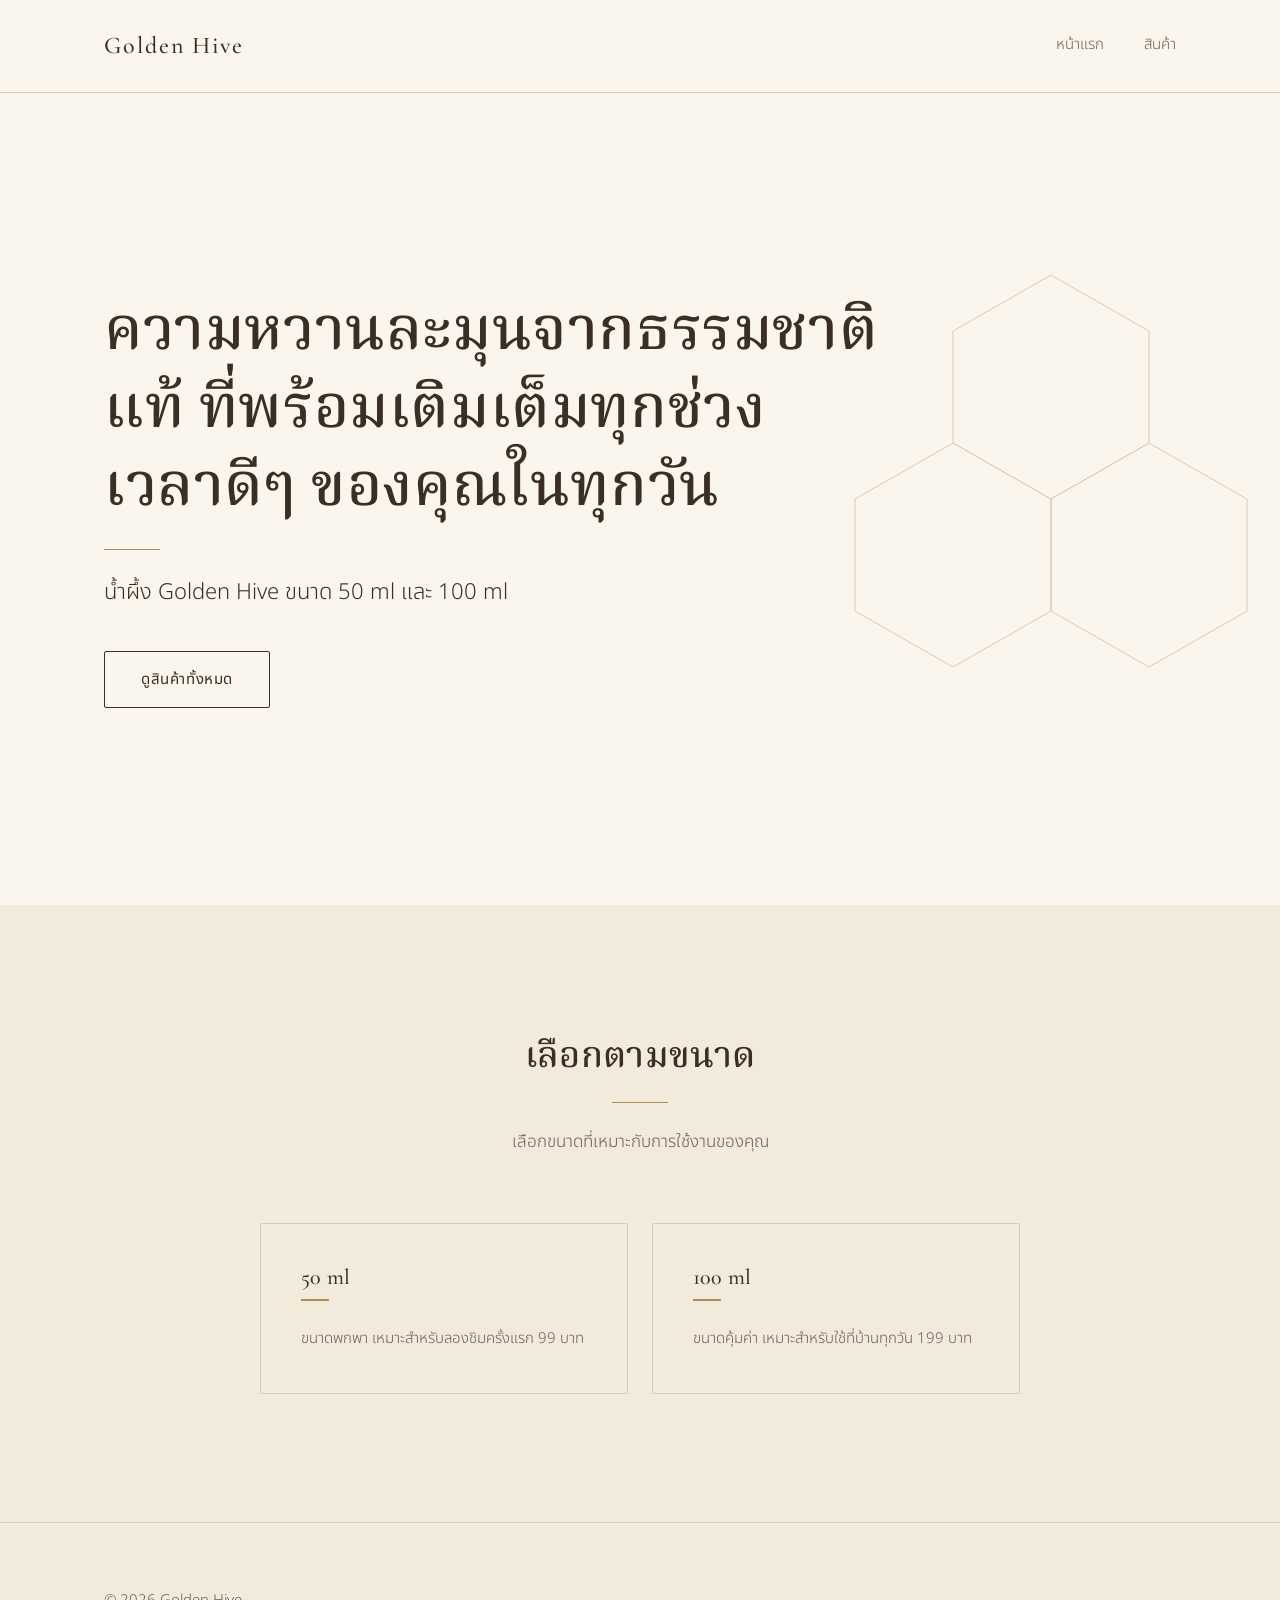
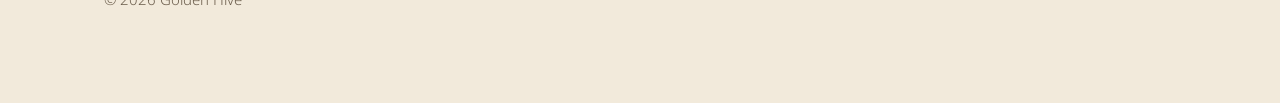
<file: index.html>
<!DOCTYPE html>
<html lang="th">
<head>
  <meta charset="UTF-8">
  <meta name="viewport" content="width=device-width, initial-scale=1">
  <title>Golden Hive | น้ำผึ้งแท้จากธรรมชาติ</title>
  <meta name="description" content="Golden Hive น้ำผึ้งแท้ ความหวานละมุนจากธรรมชาติ ขนาด 50 ml และ 100 ml">
  <link rel="stylesheet" href="style.css">
</head>
<body>

  <header class="site-header">
    <div class="container">
      <a class="brand" href="index.html">Golden Hive</a>
      <nav class="nav" aria-label="เมนูหลัก">
        <a href="index.html" aria-current="page">หน้าแรก</a>
        <a href="product.html">สินค้า</a>
      </nav>
    </div>
  </header>

  <main>
    <section class="hero">
      <svg class="hero__mark" viewBox="0 0 400 400" aria-hidden="true" focusable="false">
        <polygon points="200,40 270,80 270,160 200,200 130,160 130,80"/>
        <polygon points="270,160 340,200 340,280 270,320 200,280 200,200"/>
        <polygon points="130,160 200,200 200,280 130,320 60,280 60,200"/>
      </svg>

      <div class="container">
        <h1>ความหวานละมุนจากธรรมชาติแท้ ที่พร้อมเติมเต็มทุกช่วงเวลาดีๆ ของคุณในทุกวัน</h1>
        <hr class="rule">
        <p class="lead">น้ำผึ้ง Golden Hive ขนาด 50 ml และ 100 ml</p>
        <a class="btn" href="product.html">ดูสินค้าทั้งหมด</a>
      </div>
    </section>

    <section class="section section--tint" id="moods">
      <div class="container">
        <div class="section-head text-center">
          <h2>เลือกตามขนาด</h2>
          <hr class="rule">
          <p>เลือกขนาดที่เหมาะกับการใช้งานของคุณ</p>
        </div>

        <div class="grid grid--2">
          <a class="card mood-card" href="product.html?mood=50ml">
            <h3>50 ml</h3>
            <span class="mood-line"></span>
            <p>ขนาดพกพา เหมาะสำหรับลองชิมครั้งแรก 99 บาท</p>
          </a>

          <a class="card mood-card" href="product.html?mood=100ml">
            <h3>100 ml</h3>
            <span class="mood-line"></span>
            <p>ขนาดคุ้มค่า เหมาะสำหรับใช้ที่บ้านทุกวัน 199 บาท</p>
          </a>
        </div>
      </div>
    </section>
  </main>

  <footer class="site-footer">
    <div class="container">
      <p>© 2026 Golden Hive</p>
    </div>
  </footer>

  <script src="script.js"></script>
</body>
</html>
</file>
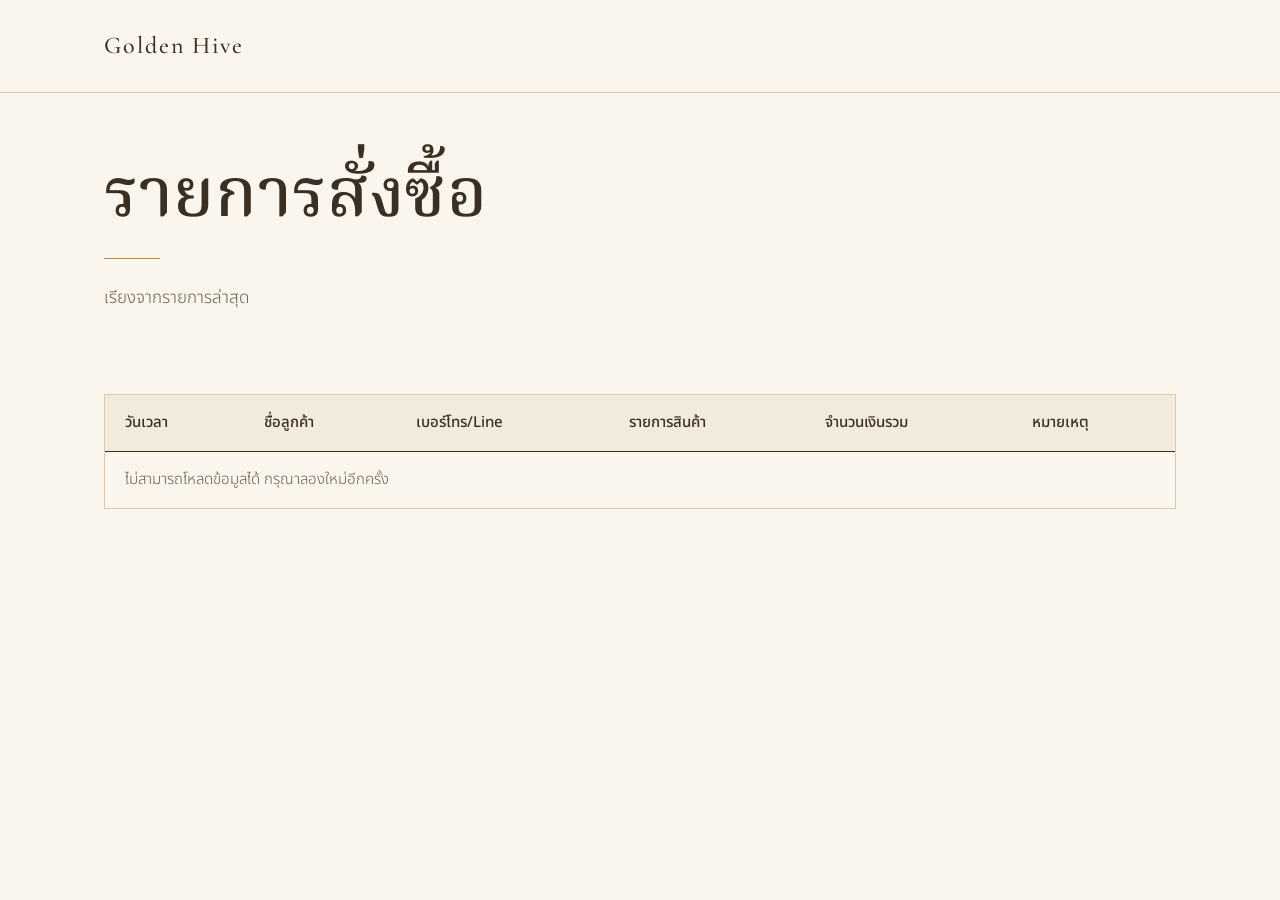
<file: admin.html>
<!DOCTYPE html>
<html lang="th">
<head>
  <meta charset="UTF-8">
  <meta name="viewport" content="width=device-width, initial-scale=1">
  <meta name="robots" content="noindex, nofollow">
  <title>รายการสั่งซื้อ | Golden Hive</title>
  <link rel="stylesheet" href="style.css">
</head>
<body>

  <header class="site-header">
    <div class="container">
      <a class="brand" href="index.html">Golden Hive</a>
    </div>
  </header>

  <main>
    <section class="page-title">
      <div class="container">
        <h1>รายการสั่งซื้อ</h1>
        <hr class="rule">
        <p>เรียงจากรายการล่าสุด</p>
      </div>
    </section>

    <section class="section" style="padding-top: var(--space-4);">
      <div class="container">
        <div class="table-wrap">
          <table id="ordersTable" class="data-table">
            <thead>
              <tr>
                <th>วันเวลา</th>
                <th>ชื่อลูกค้า</th>
                <th>เบอร์โทร/Line</th>
                <th>รายการสินค้า</th>
                <th>จำนวนเงินรวม</th>
                <th>หมายเหตุ</th>
              </tr>
            </thead>
            <tbody></tbody>
          </table>
        </div>
      </div>
    </section>
  </main>

  <script src="script.js"></script>
</body>
</html>
</file>
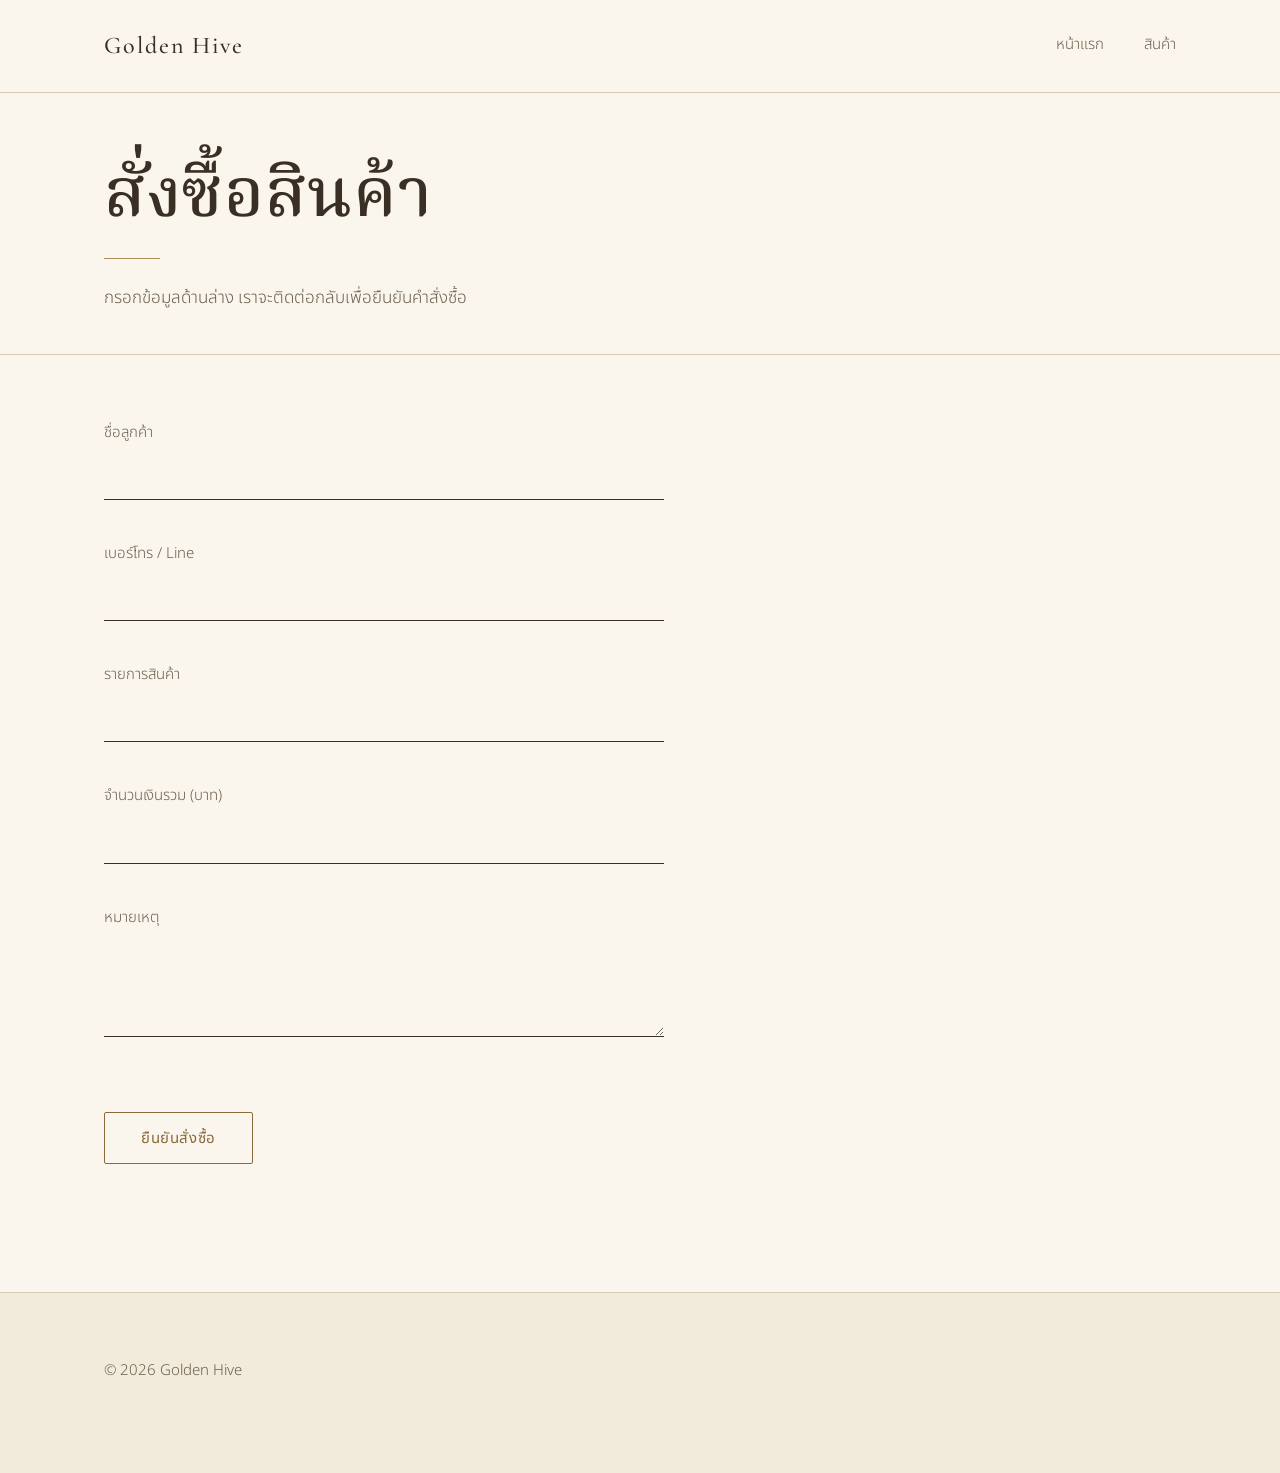
<file: order.html>
<!DOCTYPE html>
<html lang="th">
<head>
  <meta charset="UTF-8">
  <meta name="viewport" content="width=device-width, initial-scale=1">
  <title>สั่งซื้อ | Golden Hive</title>
  <link rel="stylesheet" href="style.css">
</head>
<body>

  <header class="site-header">
    <div class="container">
      <a class="brand" href="index.html">Golden Hive</a>
      <nav class="nav" aria-label="เมนูหลัก">
        <a href="index.html">หน้าแรก</a>
        <a href="product.html">สินค้า</a>
      </nav>
    </div>
  </header>

  <main>
    <section class="page-title">
      <div class="container">
        <h1>สั่งซื้อสินค้า</h1>
        <hr class="rule">
        <p>กรอกข้อมูลด้านล่าง เราจะติดต่อกลับเพื่อยืนยันคำสั่งซื้อ</p>
      </div>
    </section>

    <section class="section section--bordered" style="padding-top: var(--space-5);">
      <div class="container">
        <form id="orderForm" class="form-wrap">
          <div class="field">
            <label for="customerName">ชื่อลูกค้า</label>
            <input type="text" id="customerName" name="customerName" autocomplete="name" required>
          </div>

          <div class="field">
            <label for="contact">เบอร์โทร / Line</label>
            <input type="text" id="contact" name="contact" autocomplete="tel" required>
          </div>

          <div class="field">
            <label for="items">รายการสินค้า</label>
            <input type="text" id="items" name="items" required>
          </div>

          <div class="field">
            <label for="total">จำนวนเงินรวม (บาท)</label>
            <input type="text" id="total" name="total" inputmode="numeric" required>
          </div>

          <div class="field">
            <label for="note">หมายเหตุ</label>
            <textarea id="note" name="note" rows="3"></textarea>
          </div>

          <div class="form-actions">
            <button type="submit" class="btn btn--gold">ยืนยันสั่งซื้อ</button>
          </div>
        </form>
      </div>
    </section>
  </main>

  <footer class="site-footer">
    <div class="container">
      <p>© 2026 Golden Hive</p>
    </div>
  </footer>

  <script src="script.js"></script>
</body>
</html>
</file>
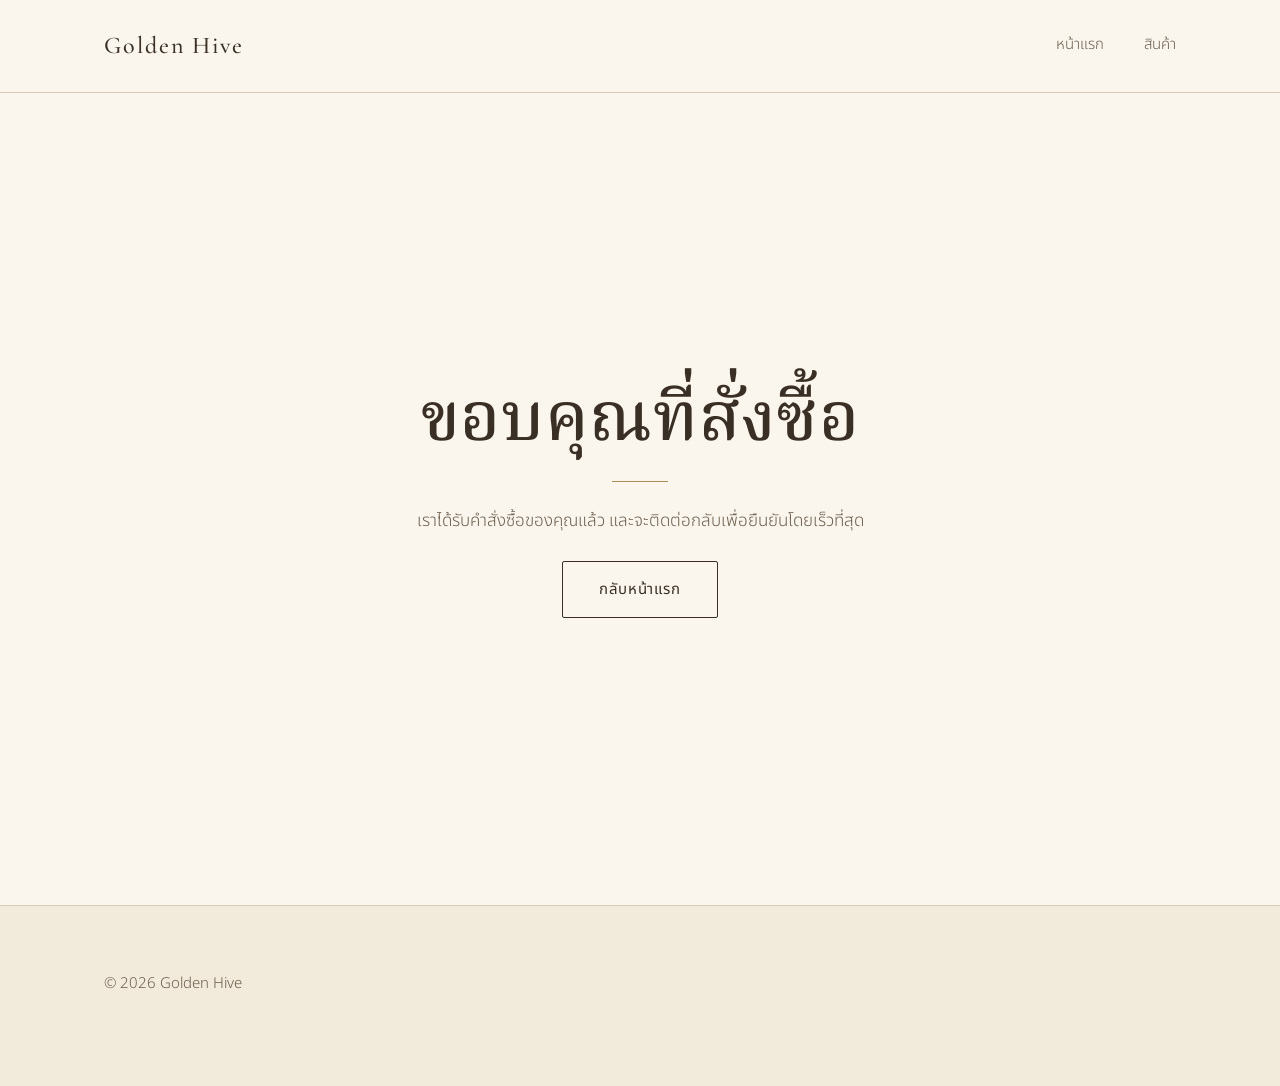
<file: thankyou.html>
<!DOCTYPE html>
<html lang="th">
<head>
  <meta charset="UTF-8">
  <meta name="viewport" content="width=device-width, initial-scale=1">
  <title>ขอบคุณ | Golden Hive</title>
  <link rel="stylesheet" href="style.css">
</head>
<body>

  <header class="site-header">
    <div class="container">
      <a class="brand" href="index.html">Golden Hive</a>
      <nav class="nav" aria-label="เมนูหลัก">
        <a href="index.html">หน้าแรก</a>
        <a href="product.html">สินค้า</a>
      </nav>
    </div>
  </header>

  <main class="center-page">
    <div class="container text-center">
      <h1>ขอบคุณที่สั่งซื้อ</h1>
      <hr class="rule">
      <p>เราได้รับคำสั่งซื้อของคุณแล้ว และจะติดต่อกลับเพื่อยืนยันโดยเร็วที่สุด</p>
      <a class="btn" href="index.html">กลับหน้าแรก</a>
    </div>
  </main>

  <footer class="site-footer">
    <div class="container">
      <p>© 2026 Golden Hive</p>
    </div>
  </footer>

</body>
</html>
</file>
<file: style.css>
/* ==========================================================
   Golden Hive — Theme
   Premium · minimal · cream + bronze
   ========================================================== */

@import url("https://fonts.googleapis.com/css2?family=Cormorant+Garamond:wght@400;500;600&family=Noto+Sans+Thai:wght@300;400;500&family=Noto+Serif+Thai:wght@400;500;600&display=swap");

/* ---------- Tokens ---------- */
:root {
  /* Base */
  --cream: #faf6ee;
  --cream-deep: #f2eadb;
  --beige: #e4d7c0;
  --beige-dark: #b9a583;

  /* Text */
  --ink: #3a2f24;
  --ink-soft: #6d5f4e;

  /* Accent: soft gold / bronze */
  --gold: #b08d57;
  --gold-deep: #8a6a3a;
  --gold-soft: #d9c49a;

  /* Lines */
  --line: #3a2f24;            /* thin dark border */
  --line-soft: #d8cbb2;       /* hairline dividers */

  /* Mood dots (small touches only) */
  --mood-fresh: #2f4a3a;
  --mood-sweet: #7a5a8c;
  --mood-confident: #3d4a5c;
  --mood-romance: #c98a8a;

  /* Type */
  --font-display: "Cormorant Garamond", "Noto Serif Thai", Georgia, "Times New Roman", serif;
  --font-body: "Noto Sans Thai", "Helvetica Neue", Arial, sans-serif;

  /* Type scale */
  --fs-xs: 0.8125rem;
  --fs-sm: 0.9375rem;
  --fs-base: 1.0625rem;
  --fs-lg: 1.375rem;
  --fs-xl: clamp(1.75rem, 3vw, 2.25rem);
  --fs-2xl: clamp(2.5rem, 6vw, 4.25rem);

  /* Spacing */
  --space-1: 0.5rem;
  --space-2: 1rem;
  --space-3: 1.5rem;
  --space-4: 2.5rem;
  --space-5: 4rem;
  --space-6: clamp(5rem, 10vw, 9rem);

  --container: 1120px;
  --radius: 2px;
}

/* ---------- Reset ---------- */
*,
*::before,
*::after { box-sizing: border-box; }

html { scroll-behavior: smooth; -webkit-text-size-adjust: 100%; }

body {
  margin: 0;
  background: var(--cream);
  color: var(--ink);
  font-family: var(--font-body);
  font-size: var(--fs-base);
  font-weight: 300;
  line-height: 1.85;
  -webkit-font-smoothing: antialiased;
}

img { max-width: 100%; height: auto; display: block; }

a { color: inherit; text-decoration: none; }

/* ---------- Typography ---------- */
h1, h2, h3, h4 {
  font-family: var(--font-display);
  font-weight: 500;
  color: var(--ink);
  line-height: 1.25;
  letter-spacing: 0.01em;
  margin: 0 0 var(--space-2);
}

h1 { font-size: var(--fs-2xl); line-height: 1.12; }
h2 { font-size: var(--fs-xl); }
h3 { font-size: var(--fs-lg); }

p { margin: 0 0 var(--space-3); max-width: 62ch; color: var(--ink-soft); }

.lead { font-size: var(--fs-lg); line-height: 1.7; color: var(--ink); }

/* Thin gold rule under headings */
.rule {
  display: block;
  width: 56px;
  height: 1px;
  background: var(--gold);
  border: 0;
  margin: var(--space-3) 0;
}
.text-center .rule { margin-left: auto; margin-right: auto; }

/* ---------- Layout ---------- */
.container {
  width: 100%;
  max-width: var(--container);
  margin: 0 auto;
  padding: 0 var(--space-3);
}

.section { padding: var(--space-6) 0; }
.section--tint { background: var(--cream-deep); }
.section--bordered { border-top: 1px solid var(--line-soft); }

.text-center { text-align: center; }
.text-center p { margin-left: auto; margin-right: auto; }

.grid {
  display: grid;
  gap: var(--space-4);
  grid-template-columns: repeat(auto-fit, minmax(280px, 1fr));
}

/* ---------- Header / Nav ---------- */
.site-header {
  padding: var(--space-3) 0;
  border-bottom: 1px solid var(--line-soft);
  background: var(--cream);
}

.site-header .container {
  display: flex;
  align-items: center;
  justify-content: space-between;
  gap: var(--space-3);
}

.brand {
  font-family: var(--font-display);
  font-size: 1.5rem;
  font-weight: 500;
  letter-spacing: 0.08em;
}

.nav { display: flex; gap: var(--space-4); }

.nav a {
  font-size: var(--fs-sm);
  color: var(--ink-soft);
  padding-bottom: 2px;
  border-bottom: 1px solid transparent;
  transition: color 0.2s ease, border-color 0.2s ease;
}
.nav a:hover { color: var(--ink); border-bottom-color: var(--gold); }

/* ---------- Buttons (thin outline) ---------- */
.btn {
  display: inline-block;
  font-family: var(--font-body);
  font-size: var(--fs-sm);
  font-weight: 400;
  letter-spacing: 0.04em;
  color: var(--ink);
  background: transparent;
  border: 1px solid var(--line);
  border-radius: var(--radius);
  padding: 0.85rem 2.25rem;
  cursor: pointer;
  transition: background-color 0.25s ease, color 0.25s ease, border-color 0.25s ease;
}
.btn:hover { background: var(--ink); color: var(--cream); }

.btn--gold { border-color: var(--gold-deep); color: var(--gold-deep); }
.btn--gold:hover { background: var(--gold-deep); border-color: var(--gold-deep); color: var(--cream); }

.btn:focus-visible,
.nav a:focus-visible,
a:focus-visible {
  outline: 1px solid var(--gold-deep);
  outline-offset: 4px;
}

/* ---------- Product card ---------- */
.card {
  background: transparent;
  border: 1px solid var(--line-soft);
  border-radius: var(--radius);
  padding: var(--space-4);
  display: flex;
  flex-direction: column;
  transition: border-color 0.25s ease;
}
.card:hover { border-color: var(--gold); }

.card__image {
  aspect-ratio: 4 / 5;
  width: 100%;
  object-fit: cover;
  background: var(--cream-deep);
  margin-bottom: var(--space-3);
}

.card__title { margin-bottom: var(--space-1); }

.card__desc { font-size: var(--fs-sm); margin-bottom: var(--space-3); }

.card__footer {
  margin-top: auto;
  display: flex;
  align-items: center;
  justify-content: space-between;
  gap: var(--space-2);
  padding-top: var(--space-3);
  border-top: 1px solid var(--line-soft);
}

.price {
  font-family: var(--font-display);
  font-size: var(--fs-lg);
  font-weight: 500;
  color: var(--gold-deep);
}

.size {
  font-size: var(--fs-xs);
  color: var(--ink-soft);
}

/* ---------- Mood dots (small accent only) ---------- */
.mood {
  display: inline-flex;
  align-items: center;
  gap: 0.6rem;
  font-size: var(--fs-sm);
  color: var(--ink-soft);
}

.mood::before {
  content: "";
  width: 7px;
  height: 7px;
  border-radius: 50%;
  background: var(--gold);   /* default */
  flex-shrink: 0;
}

.mood--fresh::before     { background: var(--mood-fresh); }
.mood--sweet::before     { background: var(--mood-sweet); }
.mood--confident::before { background: var(--mood-confident); }
.mood--romance::before   { background: var(--mood-romance); }

/* Thin underline variant for headings */
.mood-line {
  display: block;
  width: 28px;
  height: 2px;
  margin-top: var(--space-1);
  background: var(--gold);
}
.mood-line--fresh     { background: var(--mood-fresh); }
.mood-line--sweet     { background: var(--mood-sweet); }
.mood-line--confident { background: var(--mood-confident); }
.mood-line--romance   { background: var(--mood-romance); }

/* ---------- Forms ---------- */
input, textarea, select {
  font-family: var(--font-body);
  font-size: var(--fs-base);
  color: var(--ink);
  background: transparent;
  border: 0;
  border-bottom: 1px solid var(--line);
  border-radius: 0;
  padding: 0.75rem 0;
  width: 100%;
}
input:focus, textarea:focus, select:focus {
  outline: none;
  border-bottom-color: var(--gold-deep);
}

/* ---------- Footer ---------- */
.site-footer {
  padding: var(--space-5) 0;
  border-top: 1px solid var(--line-soft);
  background: var(--cream-deep);
  font-size: var(--fs-sm);
  color: var(--ink-soft);
}

/* ---------- Responsive ---------- */
@media (max-width: 768px) {
  body { font-size: 1rem; }
  .container { padding: 0 var(--space-2); }
  .section { padding: var(--space-5) 0; }
  .card { padding: var(--space-3); }
  .nav { gap: var(--space-3); }
  .site-header .container { flex-direction: column; gap: var(--space-2); }
  .btn { width: 100%; text-align: center; }
  .card__footer { flex-direction: column; align-items: stretch; text-align: center; }
}

@media (prefers-reduced-motion: reduce) {
  * { transition: none !important; scroll-behavior: auto !important; }
}

/* ==========================================================
   Page additions: index.html / product.html
   ========================================================== */

/* ---------- Hero (index) ---------- */
.hero {
  position: relative;
  overflow: hidden;
  display: flex;
  align-items: center;
  min-height: calc(100vh - 5.5rem);
  padding: var(--space-5) 0;
}
.hero .container { position: relative; z-index: 1; }

.hero h1 {
  max-width: 17em;
  font-size: clamp(2rem, 5.2vw, 3.75rem);
  line-height: 1.3;
  text-wrap: balance;
}

.hero .lead { max-width: 40ch; margin-bottom: var(--space-4); }

/* Faint honeycomb outline, the one decorative element */
.hero__mark {
  position: absolute;
  right: -4%;
  top: 50%;
  width: min(46vw, 560px);
  transform: translateY(-50%);
  color: var(--gold);
  opacity: 0.4;
  pointer-events: none;
  z-index: 0;
}
.hero__mark polygon {
  fill: none;
  stroke: currentColor;
  stroke-width: 1;
  vector-effect: non-scaling-stroke;
}

/* ---------- Mood cards (index) ---------- */
.grid--4 { grid-template-columns: repeat(auto-fit, minmax(220px, 1fr)); gap: var(--space-3); }

.mood-card { color: inherit; }
.mood-card h3 { margin-bottom: 0; }
.mood-card .mood-line { margin-bottom: var(--space-3); }
.mood-card p { font-size: var(--fs-sm); margin-bottom: 0; }

.section-head { margin-bottom: var(--space-5); }

/* ---------- Product page ---------- */
.page-title { padding: var(--space-5) 0 var(--space-4); }
.page-title p { margin-bottom: 0; }

#filter-bar {
  display: flex;
  flex-wrap: wrap;
  gap: var(--space-2);
  margin-bottom: var(--space-4);
}

.filter-btn { padding: 0.6rem 1.5rem; }
.filter-btn.is-active { background: var(--ink); color: var(--cream); }

@media (max-width: 768px) {
  .hero { min-height: auto; padding: var(--space-5) 0; }
  .hero__mark { width: 90vw; right: -30%; opacity: 0.25; }
  .filter-btn { width: auto; }
}

/* ==========================================================
   Page additions: order / thankyou / admin
   ========================================================== */

/* ---------- Order form ---------- */
.form-wrap { max-width: 560px; }

.field { margin-bottom: var(--space-4); }

.field label {
  display: block;
  font-size: var(--fs-sm);
  color: var(--ink-soft);
  margin-bottom: 0.15rem;
}

.field textarea { resize: vertical; min-height: 5.5rem; }

.form-actions { margin-top: var(--space-5); }

/* ---------- Thank you ---------- */
.center-page {
  display: flex;
  align-items: center;
  min-height: calc(100vh - 5.5rem);
  padding: var(--space-5) 0;
}

/* ---------- Admin table ---------- */
.table-wrap { overflow-x: auto; border: 1px solid var(--line-soft); }

.data-table {
  width: 100%;
  min-width: 760px;
  border-collapse: collapse;
  font-size: var(--fs-sm);
  line-height: 1.6;
}

.data-table th,
.data-table td {
  padding: 1rem 1.25rem;
  text-align: left;
  vertical-align: top;
  border-bottom: 1px solid var(--line-soft);
}

.data-table thead th {
  font-weight: 500;
  color: var(--ink);
  background: var(--cream-deep);
  border-bottom: 1px solid var(--line);
  white-space: nowrap;
}

.data-table tbody tr:last-child td { border-bottom: 0; }
.data-table tbody td { color: var(--ink-soft); }

@media (max-width: 768px) {
  .form-actions .btn { width: 100%; }
}

/* Two-card grid (size selection on index) */
.grid--2 {
  grid-template-columns: repeat(auto-fit, minmax(240px, 1fr));
  gap: var(--space-3);
  max-width: 760px;
  margin: 0 auto;
}
</file>
